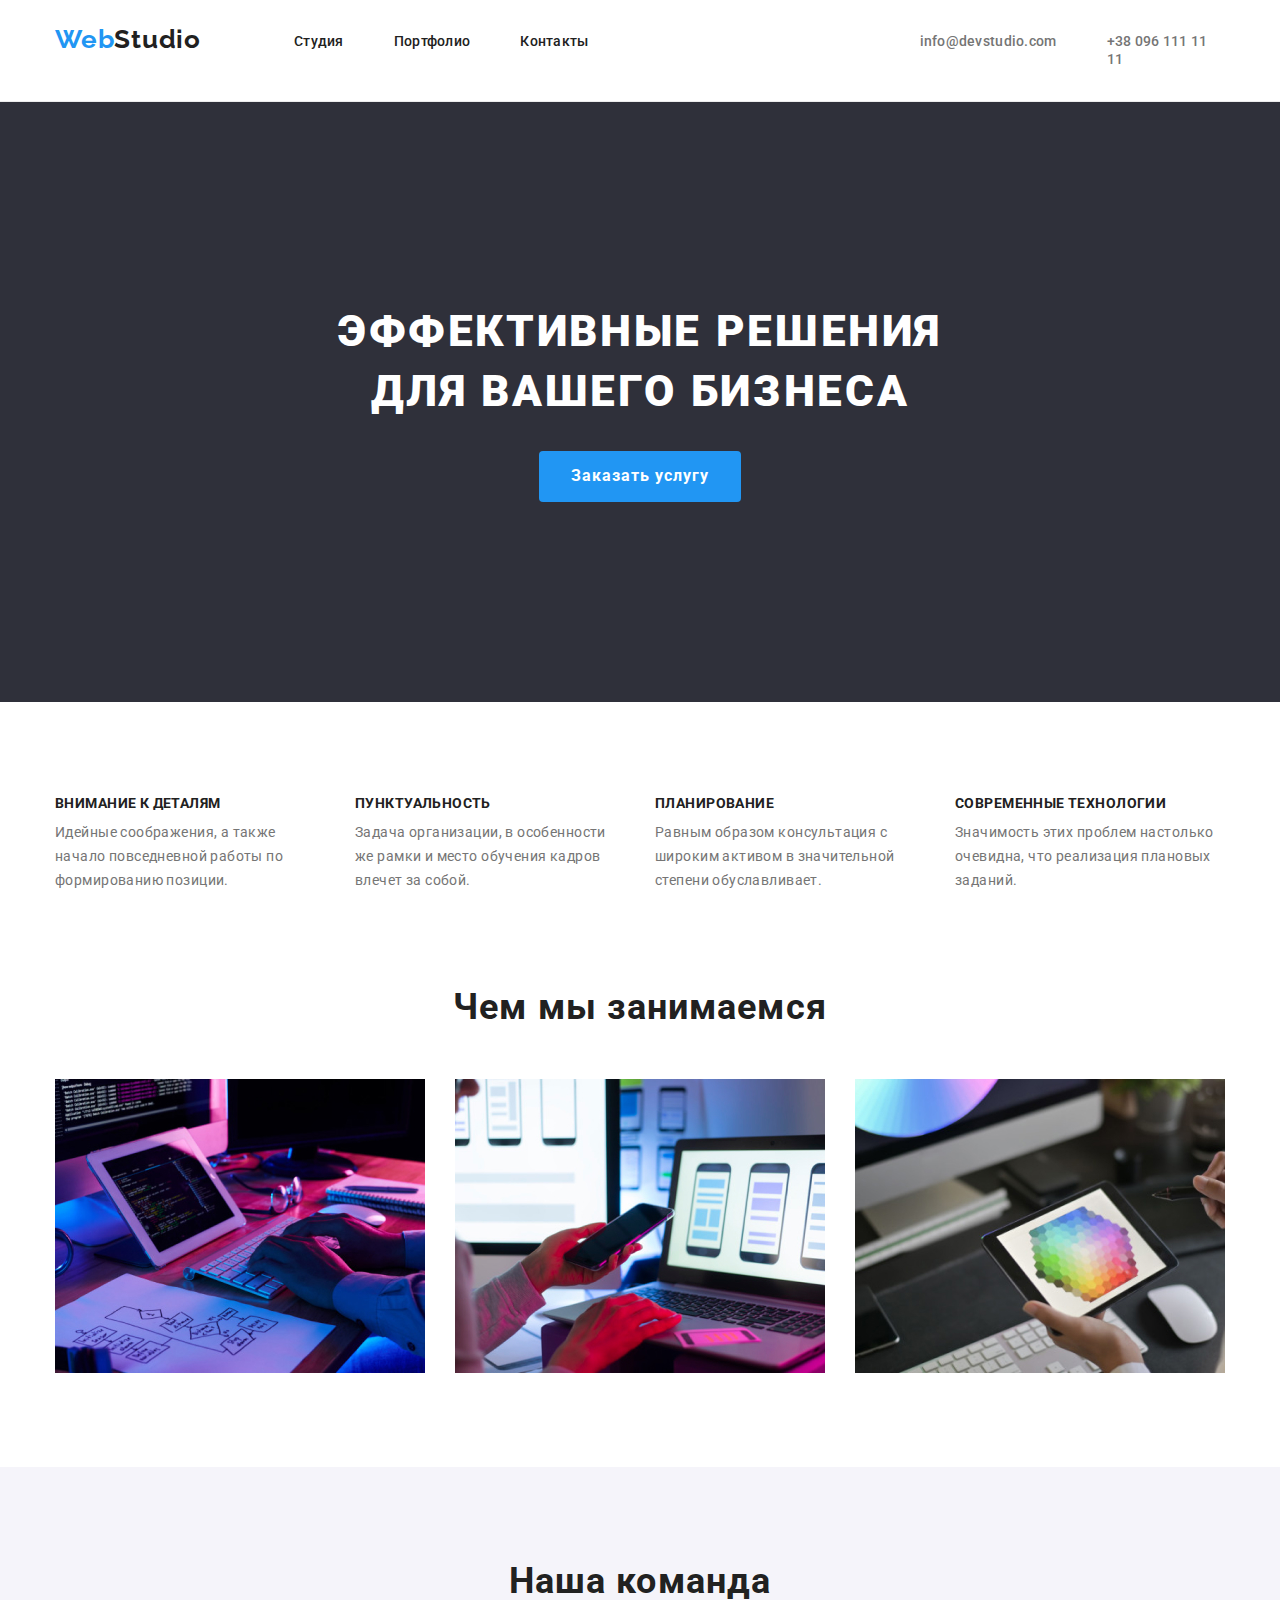
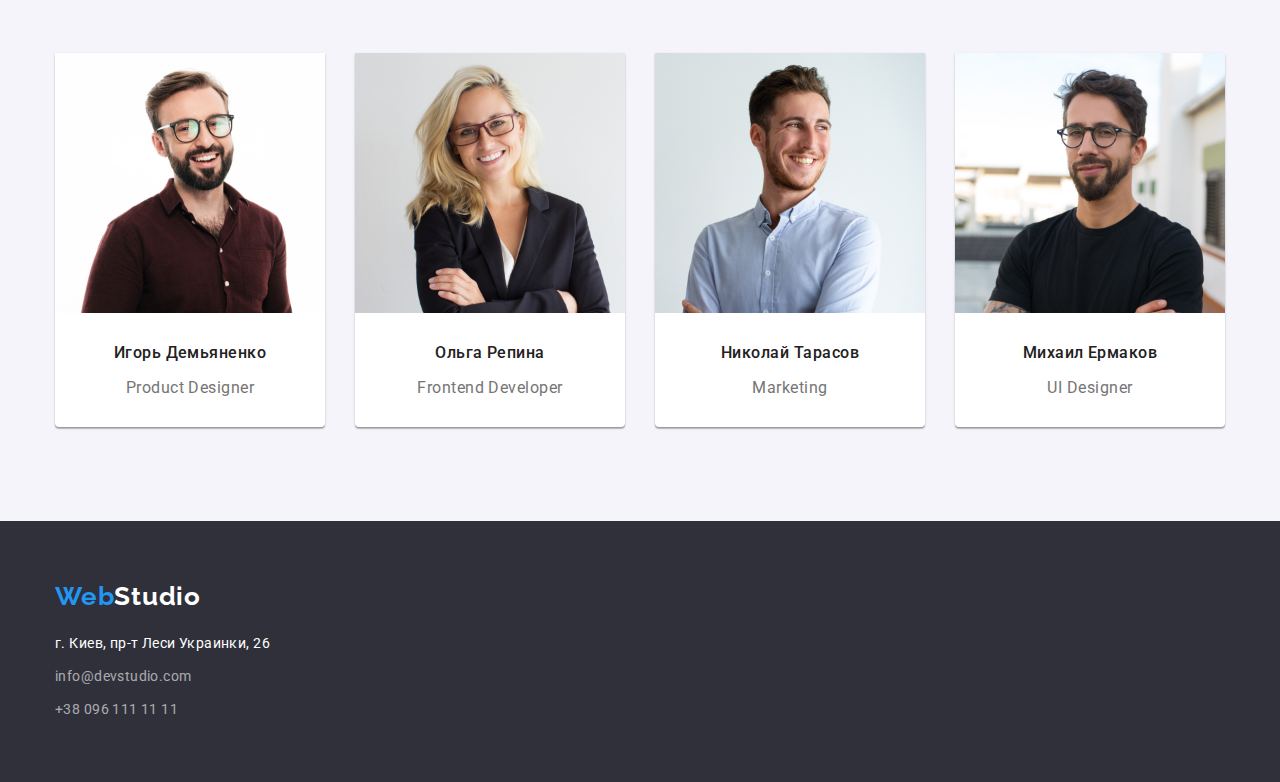
<file: index.html>
<!DOCTYPE html>
<html lang="ru">
  <head>
    <meta charset="UTF-8" />
    <meta http-equiv="X-UA-Compatible" content="IE=edge" />
    <meta name="viewport" content="width=device-width, initial-scale=1.0" />
    <title>WebStudio</title>
    <link href="https://fonts.googleapis.com/css2?family=Raleway:wght@700&family=Roboto:wght@400;500;700;900&display=swap" rel="stylesheet">
    <link href="https://cdnjs.cloudflare.com/ajax/libs/modern-normalize/1.1.0/modern-normalize.min.css" rel="stylesheet">
    <link rel="stylesheet" href="./css/styles.css" />
  </head>
  <body>
    <header class="header">
      <div class="conteiner">
      <nav class="header-nav">
        <a class="logo decor" href="index.html"><span class="logo-header">Web</span>Studio</a>
        <ul class="header-navigation list">
          <li><a class="link decor" href="index.html">Студия</a></li>
          <li><a class="link decor" href="portfolio.html">Портфолио</a></li>
          <li><a class="link decor" href="index.html">Контакты</a></li>
        </ul>
      </nav>
      <ul class="header-contact list">
        <li><a class="link decor" href="mailto:info@devstudio.com">info@devstudio.com</a></li>
        <li><a class="link decor" href="tel:+380961111111">+38 096 111 11 11</a></li>
      </ul>
    </div>
    </header>
    <main>
      <!--Секция 1-->
      <section class="section-hero">
        <h1 class="first-title">Эффективные решения для вашего бизнеса</h1>
        <button class="button-primary" type="button">Заказать услугу</button>
      </section>
      <!--Секция 2-->
      <section class="features">
        <div class="conteiner">
        <ul class="features-list list">
          <li>
            <h3 class="third-title">Внимание к деталям</h3>
            <p class="text">Идейные соображения, а также начало повседневной работы по формированию позиции.</p>
          </li>
          <li>
            <h3 class="third-title">Пунктуальность</h3>
            <p class="text">Задача организации, в особенности же рамки и место обучения кадров влечет за собой.
            </p>
          </li>
          <li>
            <h3 class="third-title">Планирование</h3>
            <p class="text">Равным образом консультация с широким активом в значительной степени обуславливает.
            </p>
          </li>
          <li>
            <h3 class="third-title">Современные технологии</h3>
            <p class="text">Значимость этих проблем настолько очевидна, что реализация плановых заданий.</p>
          </li>
        </ul>
      </div>
      </section>
      <!--Секция 3-->
      <section class="works">
        <div class="conteiner">
        <h2 class="second-title">Чем мы занимаемся</h2>
        <ul class="works-list list">
          <li><img src="./images/img3.1.jpg" width="370" height="294" alt="клавиатура" /></li>
          <li><img src="./images/img3.2.jpg" width="370" height="294" alt="ноутбук" /></li>
          <li><img src="./images/img3.3.jpg" width="370" height="294" alt="планшет" /></li>
        </ul>
      </div>
      </section>
      <!--Секция 4-->
      <section class="team">
        <div class="conteiner">
        <h2 class="second-title">Наша команда</h2>
        <ul class="team-list list">
          <li>
            <img src="./images/img4.1.jpg" width="270" height="260" alt="наша команда" />
            <div class="team-card"><h3 class="third-title">Игорь Демьяненко</h3>
            <p class="text">Product Designer</p></div>
          </li>
          <li>
            <img src="./images/img4.2.jpg" width="270" height="260" alt="наша команда" />
            <div class="team-card"><h3 class="third-title">Ольга Репина</h3>
            <p class="text">Frontend Developer</p></div>
          </li>
          <li>
            <img src="./images/img4.3.jpg" width="270" height="260" alt="наша команда" />
            <div class="team-card"><h3 class="third-title">Николай Тарасов</h3>
            <p class="text">Marketing</p></div>
          </li>
          <li>
            <img src="./images/img4.4.jpg" width="270" height="260" alt="наша команда" />
            <div class="team-card"><h3 class="third-title">Михаил Ермаков</h3>
            <p class="text">UI Designer</p></div>
          </li>
          </ul>
      </div>
      </section>
    </main>
    <footer class="footer">
      <div class="conteiner">
      <a class="logo decor" href="index.html"><span class="logo-footer">Web</span>Studio</a>
          <address class="address">
          <ul class="footer-list list">
            <li><a class="footer-address decor" href="https://goo.gl/maps/BAiZA4kNi6hHFdR76" target="_blank" rel="noopener noreferer">г. Киев, пр-т Леси Украинки, 26</a></li>
            <li><a class="footer-link decor" href="mailto:info@devstudio.com">info@devstudio.com</a></li>
            <li><a class="footer-link decor" href="tel:+380961111111">+38 096 111 11 11</a></li>
          </ul>
        </address>
      </div>
    </footer>
  </body>
</html>
</file>
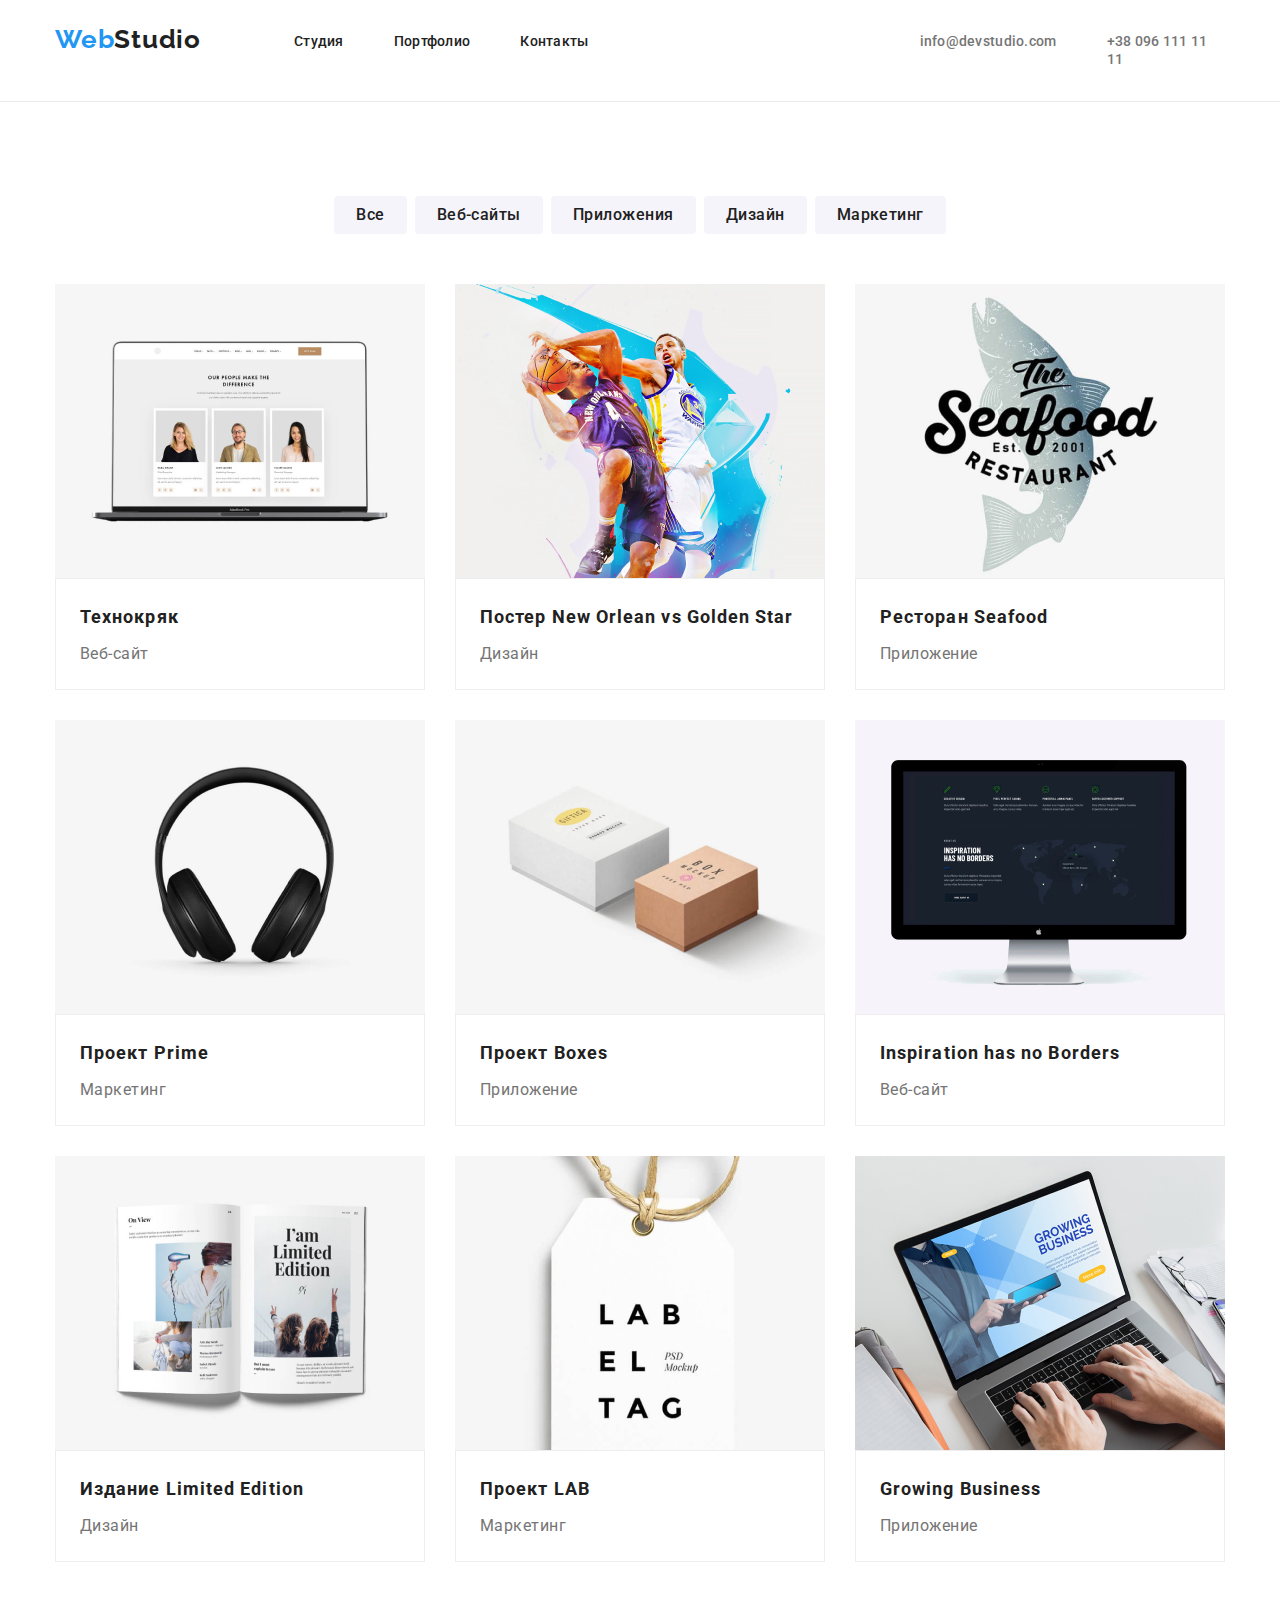
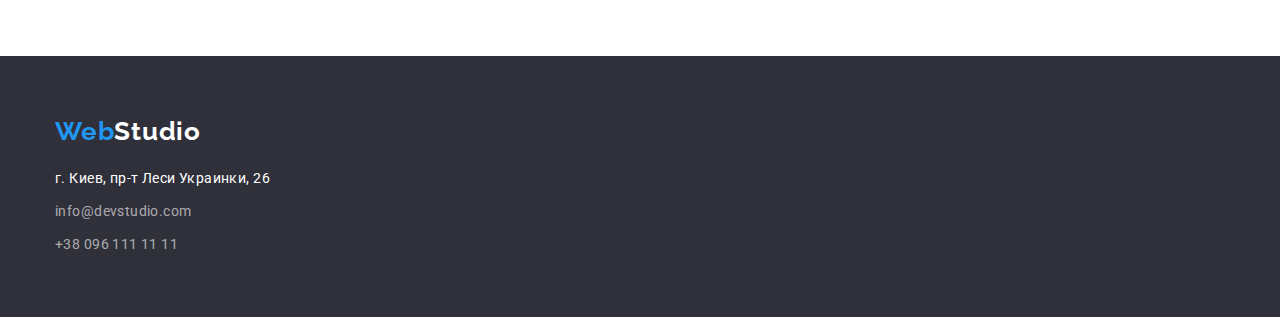
<file: portfolio.html>
<!DOCTYPE html>
<html lang="ru">
  <head>
    <meta charset="UTF-8" />
    <meta http-equiv="X-UA-Compatible" content="IE=edge" />
    <meta name="viewport" content="width=device-width, initial-scale=1.0" />
    <title>Portfolio</title>
    <link href="https://fonts.googleapis.com/css2?family=Raleway:wght@700&family=Roboto:wght@400;500;700;900&display=swap" rel="stylesheet">
    <link href="https://cdnjs.cloudflare.com/ajax/libs/modern-normalize/1.1.0/modern-normalize.min.css" rel="stylesheet">
    <link rel="stylesheet" href="./css/styles.css">
  </head>
  <body>
    <header class="header">
      <div class="conteiner">
      <nav class="header-nav">
        <a class="logo decor" href="index.html"><span class="logo-header">Web</span>Studio</a>
        <ul class="header-navigation list">
          <li><a class="link decor" href="index.html">Студия</a></li>
          <li><a class="link decor" href="portfolio.html">Портфолио</a></li>
          <li><a class="link decor" href="index.html">Контакты</a></li>
        </ul>
      </nav>
      <ul class="header-contact list">
        <li><a class="link decor" href="mailto:info@devstudio.com">info@devstudio.com</a></li>
        <li><a class="link decor" href="tel:+380961111111">+38 096 111 11 11</a></li>
      </ul>
    </div>
    </header>
    <main>
    <!--Секция 5-->
    <section class="portfolio-section">
    <div class="conteiner">
        <ul class="navigation-portfolio list">
            <li><button class="button-second" type="button">Все</button></li>
            <li><button class="button-second" type="button">Веб-сайты</button></li>
            <li><button class="button-second" type="button">Приложения</button></li>
            <li><button class="button-second" type="button">Дизайн</button></li>
            <li><button class="button-second" type="button">Маркетинг</button></li>
        </ul>
          <h1 hidden>Наши работы</h1>
          <h2 hidden>Наши работы</h2>
        <ul class="works-portfolio list">
            <li><img src="./images/img5.1.jpg" width="370" height="294" alt="Технокряк">
             <div class="portfolio-card"><h3 class="third-title">Технокряк</h3>
                <p class="text">Веб-сайт</p></div>
              </li>
            <li><img src="./images/img5.2.jpg" width="370" height="294" alt="Постер New Orlean vs Golden Star">
              <div class="portfolio-card"><h3 class="third-title">Постер New Orlean vs Golden Star</h3>
                 <p class="text">Дизайн</p></div>
                </li>
            <li><img src="./images/img5.3.jpg" width="370" height="294" alt="Ресторан Seafood">
              <div class="portfolio-card"><h3 class="third-title">Ресторан Seafood</h3>
                  <p class="text">Приложение</p></div>
                </li>
            <li><img src="./images/img5.4.jpg" width="370" height="294" alt="Проект Prime">
              <div class="portfolio-card"><h3 class="third-title">Проект Prime</h3>
                  <p class="text">Маркетинг</p></div>
                </li>
            <li><img src="./images/img5.5.jpg" width="370" height="294" alt="Проект Boxes">
              <div class="portfolio-card"><h3 class="third-title">Проект Boxes</h3>
                  <p class="text">Приложение</p></div>
                </li>
            <li><img src="./images/img5.6.jpg" width="370" height="294" alt="Inspiration has no Borders">
                <div class="portfolio-card"><h3 class="third-title">Inspiration has no Borders</h3>
                  <p class="text">Веб-сайт</p></div>
                </li>
            <li><img src="./images/img5.7.jpg" width="370" height="294" alt="Издание Limited Edition">
                <div class="portfolio-card"><h3 class="third-title">Издание Limited Edition</h3>
                  <p class="text">Дизайн</p></div>
                </li>
            <li><img src="./images/img5.8.jpg" width="370" height="294" alt="Проект LAB">
                <div class="portfolio-card"><h3 class="third-title">Проект LAB</h3>
                  <p class="text">Маркетинг</p></div>
                </li>
            <li><img src="./images/img5.9.jpg" width="370" height="294" alt="Growing Business">
                <div class="portfolio-card"><h3 class="third-title">Growing Business</h3>
                  <p class="text">Приложение</p></div>
                </li>      
        </ul>
    </div>
  </section>
  </main>
  <footer class="footer">
    <div class="conteiner">
    <a class="logo decor" href="index.html"><span class="logo-footer">Web</span>Studio</a>
        <address class="address">
        <ul class="footer-list list">
          <li><a class="footer-address decor" href="https://goo.gl/maps/BAiZA4kNi6hHFdR76" target="_blank" rel="noopener noreferer">г. Киев, пр-т Леси Украинки, 26</a></li>
          <li><a class="footer-link decor" href="mailto:info@devstudio.com">info@devstudio.com</a></li>
          <li><a class="footer-link decor" href="tel:+380961111111">+38 096 111 11 11</a></li>
        </ul>
      </address>
    </div>
  </footer>
  </body>
</html>
</file>
<file: css/styles.css>
:root {
  --blue-color: #2196f3;
  --black-color: #212121;
  --white-color: #ffffff;
  --text-color: #757575;
  --header-color: rgba(255, 255, 255, 0.6);
  --bg-color-first: #2f303a;
  --bg-color-second: #f5f4fa;
}

body {
  color: var(--black-color);
  background-color: var(--white-color);
  font-family: Roboto, sans-serif;
  font-style: normal;
  margin: 0;
}

.list {
    list-style: none;
    margin: 0;
    padding: 0;
}

.decor {
    text-decoration: none;
}

.text {color: var(--text-color);}

.conteiner {
    margin-left:auto;
    margin-right:auto;
    padding-left:15px;
    padding-right:15px;
    width:1200px;
    margin-top:0px;}


/**COMMON header and footer*/

.logo {
    font-family: Raleway, sans-serif;
    font-style: normal;
    font-weight: 700;
    font-size: 26px;
    line-height: 1.19;
    letter-spacing: 0.03em;
}

.logo-header,
.logo-footer {
  color: var(--blue-color);
}

.header .link:hover,
.header .link:focus,
.footer-link:hover,
.footer-link:focus {
  color: var(--blue-color);
}

/**HEADER*/

.header {
    border-bottom: 1px solid #ECECEC;
}

.header-navigation,
.header-nav,
.header-contact,
.header .conteiner {
display: flex;
}
 
.header .logo {
    margin-right: 93px;
    padding-top: 24px;
    padding-bottom: 25px;
    color: var(--black-color);
}

.header-navigation li:not(:last-child),
.header-contact li:not(:last-child){
    margin-right: 50px;}

.header-navigation {
    margin-right: 331px;
    padding-top: 32px;
    padding-bottom: 32px;
}
.header-navigation .link {
    
    color: var(--black-color);
    font-weight: 500;
    font-size: 14px;
    line-height: 1.14;
    letter-spacing: 0.02em;
}

.header-contact {
    padding-top: 32px;
    padding-bottom: 32px;
}

.header-contact .link {
    color: var(--text-color);
    font-weight: 500;
    font-size: 14px;
    line-height: 1.14;
    letter-spacing: 0.02em;
}

/**Section 1*/

.section-hero {
    padding-bottom:200px;
    padding-top:200px;

    background-color: var(--bg-color-first);
    text-align: center;
}

.first-title {
    margin-top: 0px;
    margin-bottom: 30px;
    margin-left:auto;
    margin-right:auto;
    width:696px;

    color: #ffffff;
    text-transform: uppercase;
    font-weight: 900;
    font-size: 44px;
    line-height: 1.36;
    letter-spacing: 0.06em;
    text-align: center;
}
    
.button-primary {
    border-radius: 4px;
    padding: 10px 32px;
    border:1px transparent;
    min-width:200px;
    text-align:center;

    font-family: Roboto, sans-serif;
    font-style: normal;
    cursor: pointer;
    color: var(--white-color);
    background-color: var(--blue-color);
    font-weight: 700;
    font-size: 16px;
    line-height: 1.88;
    letter-spacing: 0.06em;
}

.button-primary:hover,
.button-primary:focus {
  color: var(--black-color);
  background-color: var(--bg-color-second);
}
    
/**Section 2*/
.features {
    padding-top: 94px;
    padding-bottom: 94px;
}

.features-list {
    display: flex;
}

.features-list li {
    width: 270px;
}


.features-list li:not(:last-child) {
    margin-right: 30px;
    }

.features-list .third-title {
    margin-top: 0px;
    margin-bottom: 10px;

    font-weight: 700;
    font-size: 14px;
    line-height: 1.14;
    letter-spacing: 0.03em;
    text-transform: uppercase;
}

.features-list .text {
    margin-top: 0px;
    margin-bottom: 0px;
    font-weight: 400;
    font-size: 14px;
    line-height: 1.71;
    letter-spacing: 0.03em;
}

/**Section 3*/

.second-title {
    margin-top: 0px;
    margin-bottom: 50px;
    margin-left:auto;
    margin-right:auto;
    min-width:376px;

    font-weight: 700;
    font-size: 36px;
    line-height: 1.16;
    letter-spacing: 0.03em;
    text-align: center;
}

.works-list {
    display: flex;
    }

.works {
    padding-bottom: 94px;
}

.works-list li:not(:last-child) {
    margin-right:30px;
    }

img {
    display: block;
    width: 100%;
    height: auto;
}

/**Section 4*/

.team {
    background-color: var(--bg-color-second);
    padding-bottom: 94px;
    padding-top: 94px;
}

.team .second-title {
    margin-bottom: 50px;
    min-width: 264px;
}

.team-list {
    display:flex; 
}

.team-list li {
    background-color: var(--white-color);
    box-shadow: 0px 1px 3px rgba(0, 0, 0, 0.12), 0px 1px 1px rgba(0, 0, 0, 0.14), 0px 2px 1px rgba(0, 0, 0, 0.2);
    border-radius: 0px 0px 4px 4px;
    text-align: center;
}
.team-list li:not(:last-child) {
    margin-right:30px; 
}

.team-card {
    padding-top: 30px;
    padding-bottom: 30px;
}

.team-list .third-title {
    margin-top: 0px;
    font-weight: 500;
    font-size: 16px;
    line-height: 1.19;
    letter-spacing: 0.03em;
}

.team-list .text {
    margin-bottom: 0px;
    margin-top: 0px;
    font-weight: 400;
    font-size: 16px;
    line-height: 1.19;
    letter-spacing: 0.03em;
}

/**Section 5 - PORTFOLIO*/

.portfolio-section {
    padding-top:94px;
    padding-bottom:94px;
}

.navigation-portfolio {
    display: flex;
    justify-content: center;
    margin-bottom:50px;
    margin-top:0px;}
   
.navigation-portfolio li:not(:last-child) {
        margin-right: 8px; 
    }

.button-second {
    border-radius: 4px;
    padding: 6px 22px;
    border:1px transparent;
    text-align:center;

    color: var(--black-color);
    background-color: var(--bg-color-second);
    font-family: Roboto, sans-serif;
    font-style: normal;
    font-weight: 500;
    font-size: 16px;
    line-height: 1.63;
    letter-spacing: 0.03em;
  }
  
  .button-second:hover{
    color: var(--white-color);
    background-color: var(--blue-color);
    box-shadow: 0px 3px 1px rgba(0, 0, 0, 0.1), 0px 1px 2px rgba(0, 0, 0, 0.08), 0px 2px 2px rgba(0, 0, 0, 0.12);
  }


  .button-second:focus,
  .button-second:active {
    color: var(--white-color);
    background-color: var(--blue-color);

  }

   .works-portfolio {
    display: flex;
    flex-wrap: wrap;
   }

   .works-portfolio li{
    width: calc((100% - 60px) / 3);
    margin-right: 30px;
    margin-bottom: 30px;
    }
  
   .works-portfolio li:nth-child(3n){
        margin-right: 0px;
    }

    .works-portfolio li:nth-last-child(-n + 3){
        margin-bottom: 0px;
    }

   .portfolio-card {
    border: 1px solid #EEEEEE;
    padding: 20px 24px;
  }


  .works-portfolio .third-title {
    margin-top: 0px;
    margin-bottom: 4px;

    font-weight: 700;
    font-size: 18px;
    line-height: 2;
    letter-spacing: 0.06em;
  }
  .works-portfolio .text {
    margin-top: 0px;
    margin-bottom:0px;
    font-weight: 400;
    font-size: 16px;
    line-height: 30px;
    letter-spacing: 0.03em;
  }

/**FOOTER*/

.footer {
    background-color: var(--bg-color-first);
    padding-top: 60px;
    padding-bottom: 60px;
    
}

.footer .logo,
.footer-address {
    color: var(--white-color);
    display:inline-block;
}
.footer .logo {
    margin-bottom: 0px;
}

.footer-address {
   margin-top:20px;
   font-weight: 400;
   font-size: 14px;
   line-height: 1.71;
   letter-spacing: 0.03em;
   font-style: normal;
}

.footer-link {
    display:inline-block;
    margin-top:9px;
    color: rgba(255, 255, 255, 0.6);
    font-weight: 400;
    font-size: 14px;
    line-height: 1.71;
    letter-spacing: 0.03em;
    font-style: normal;
}
</file>
